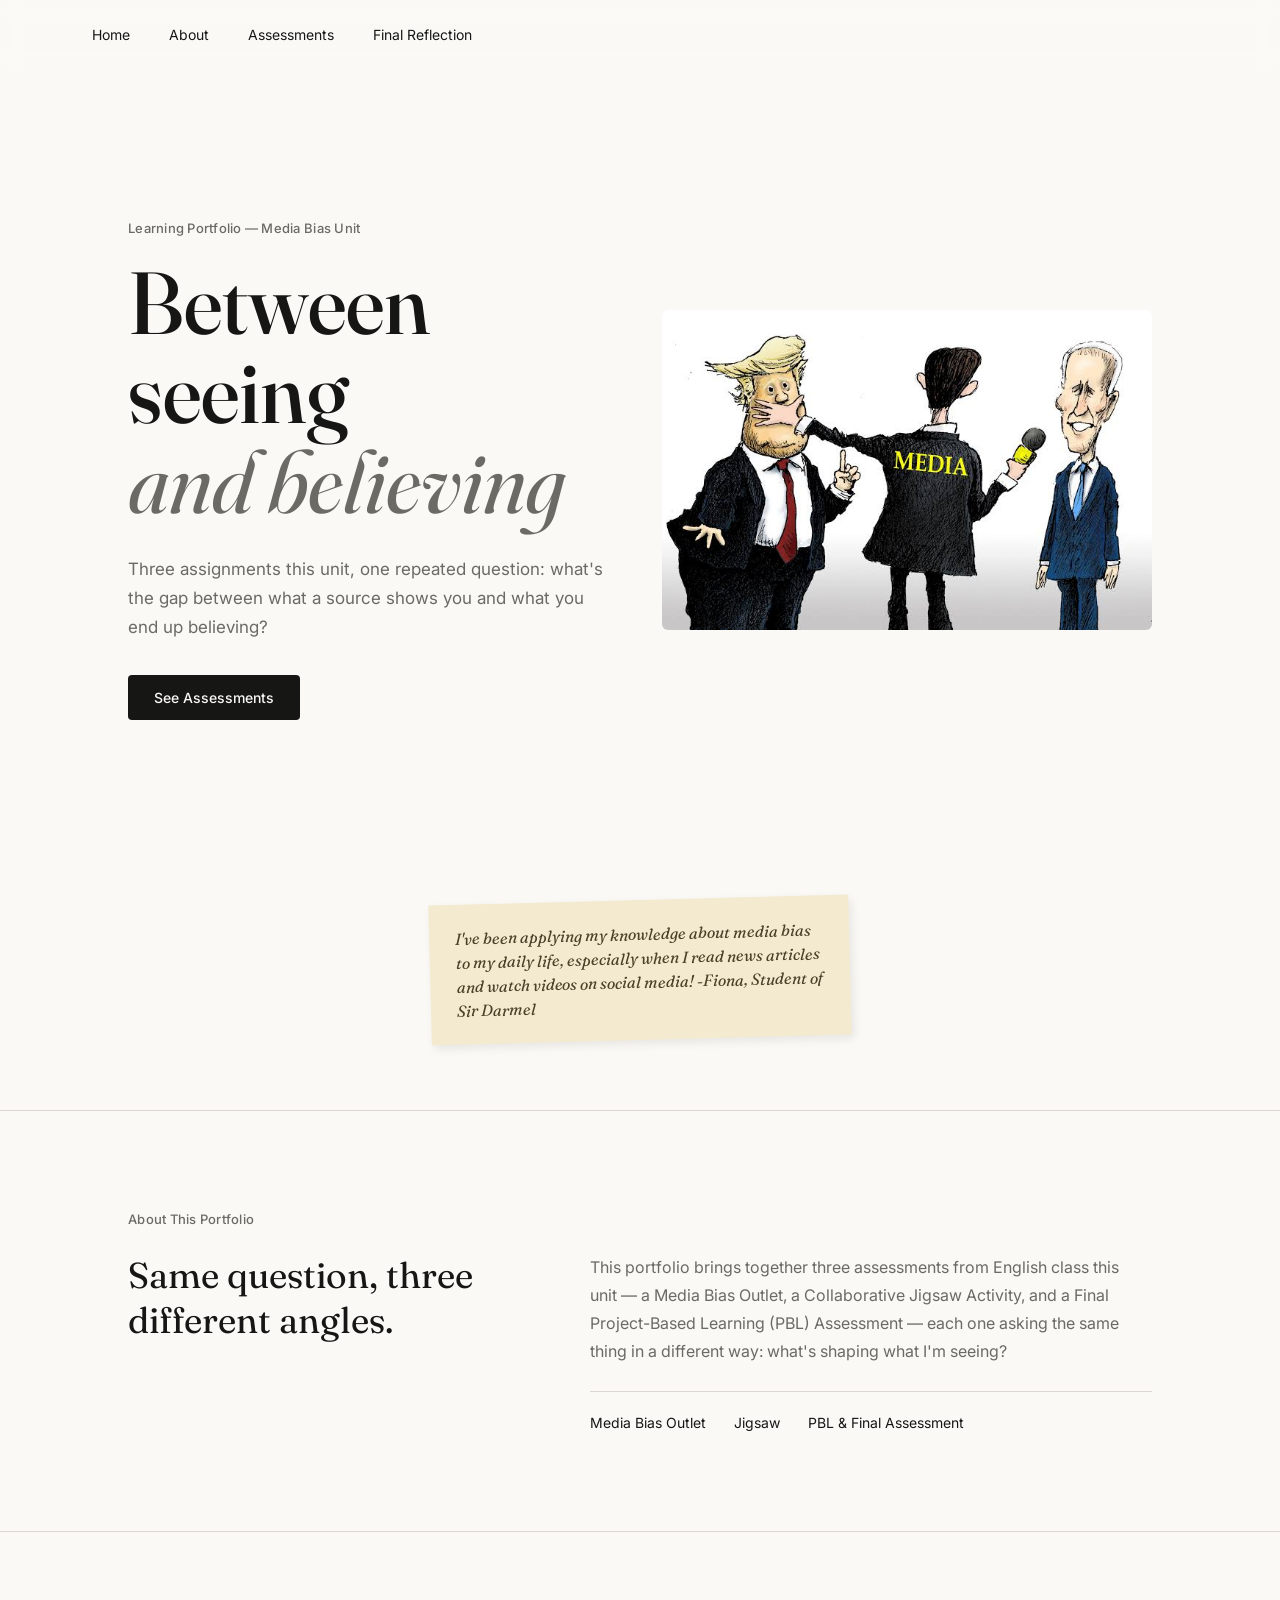
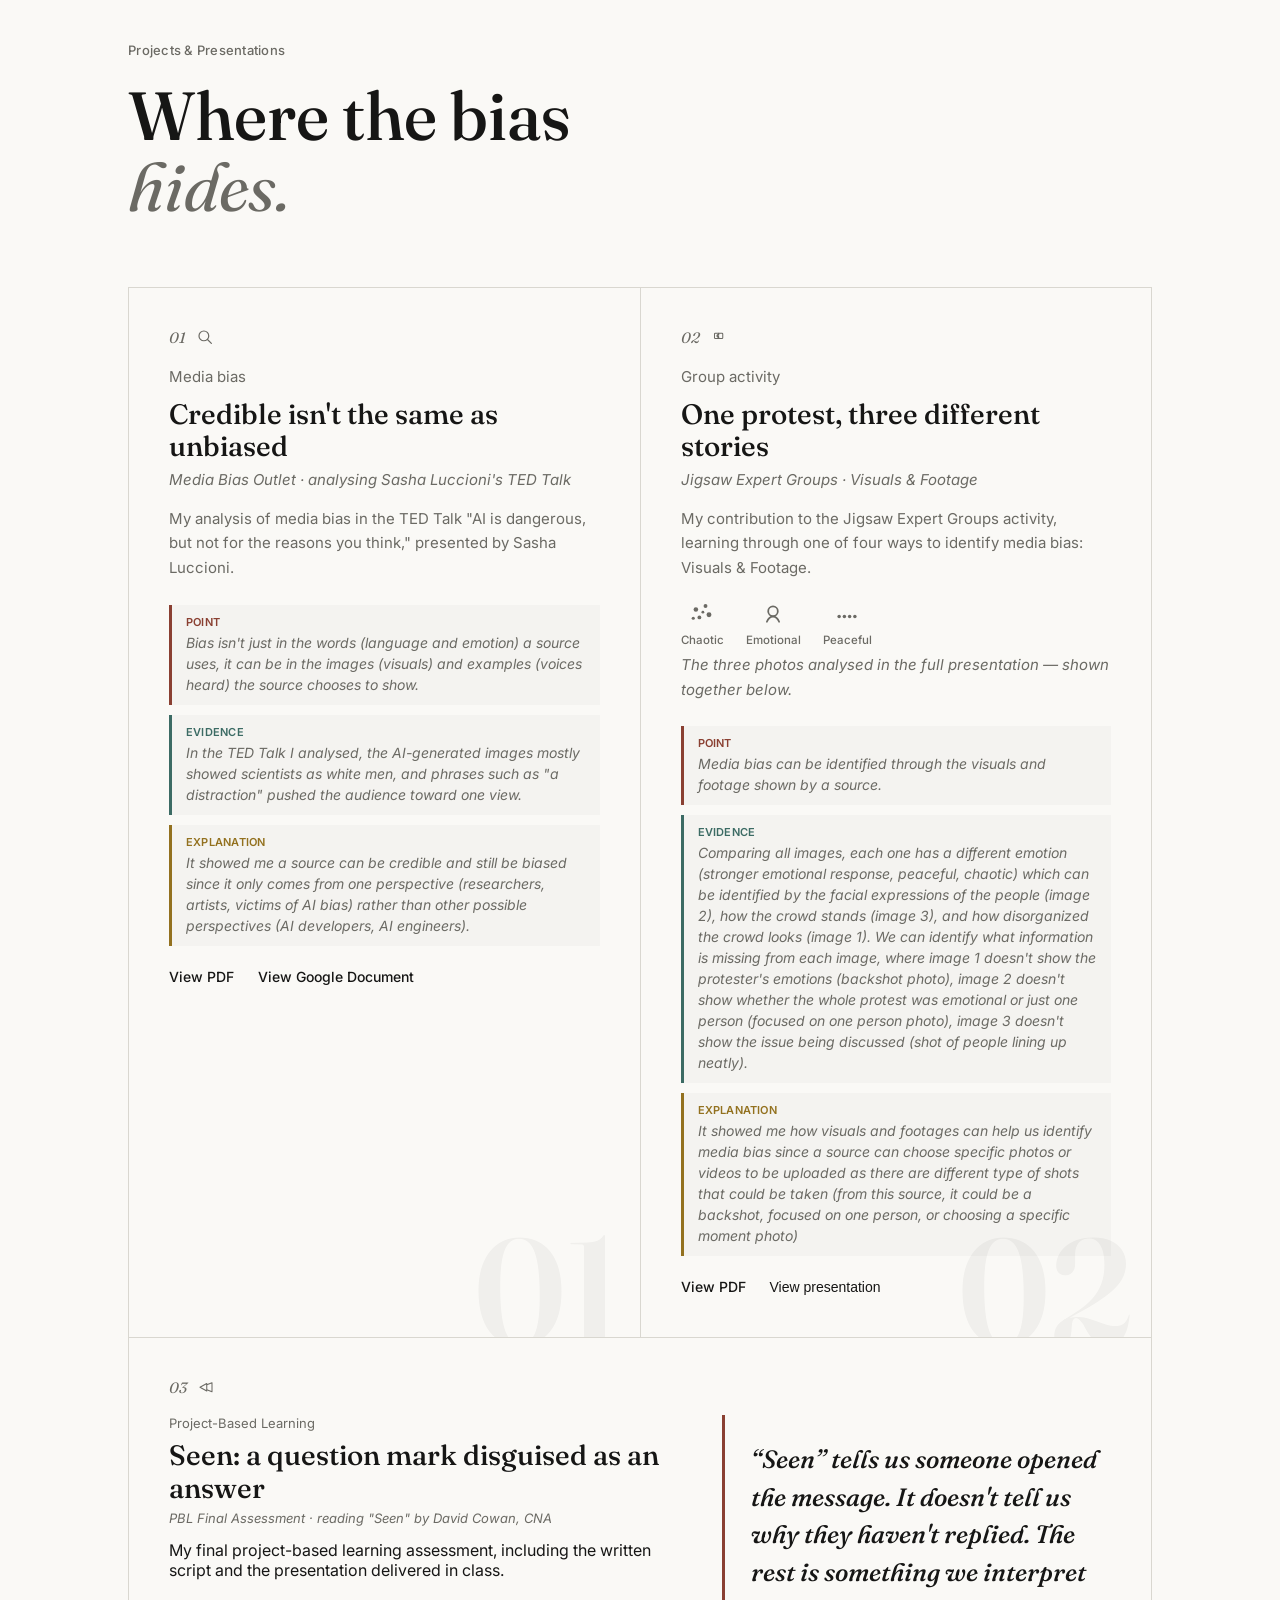
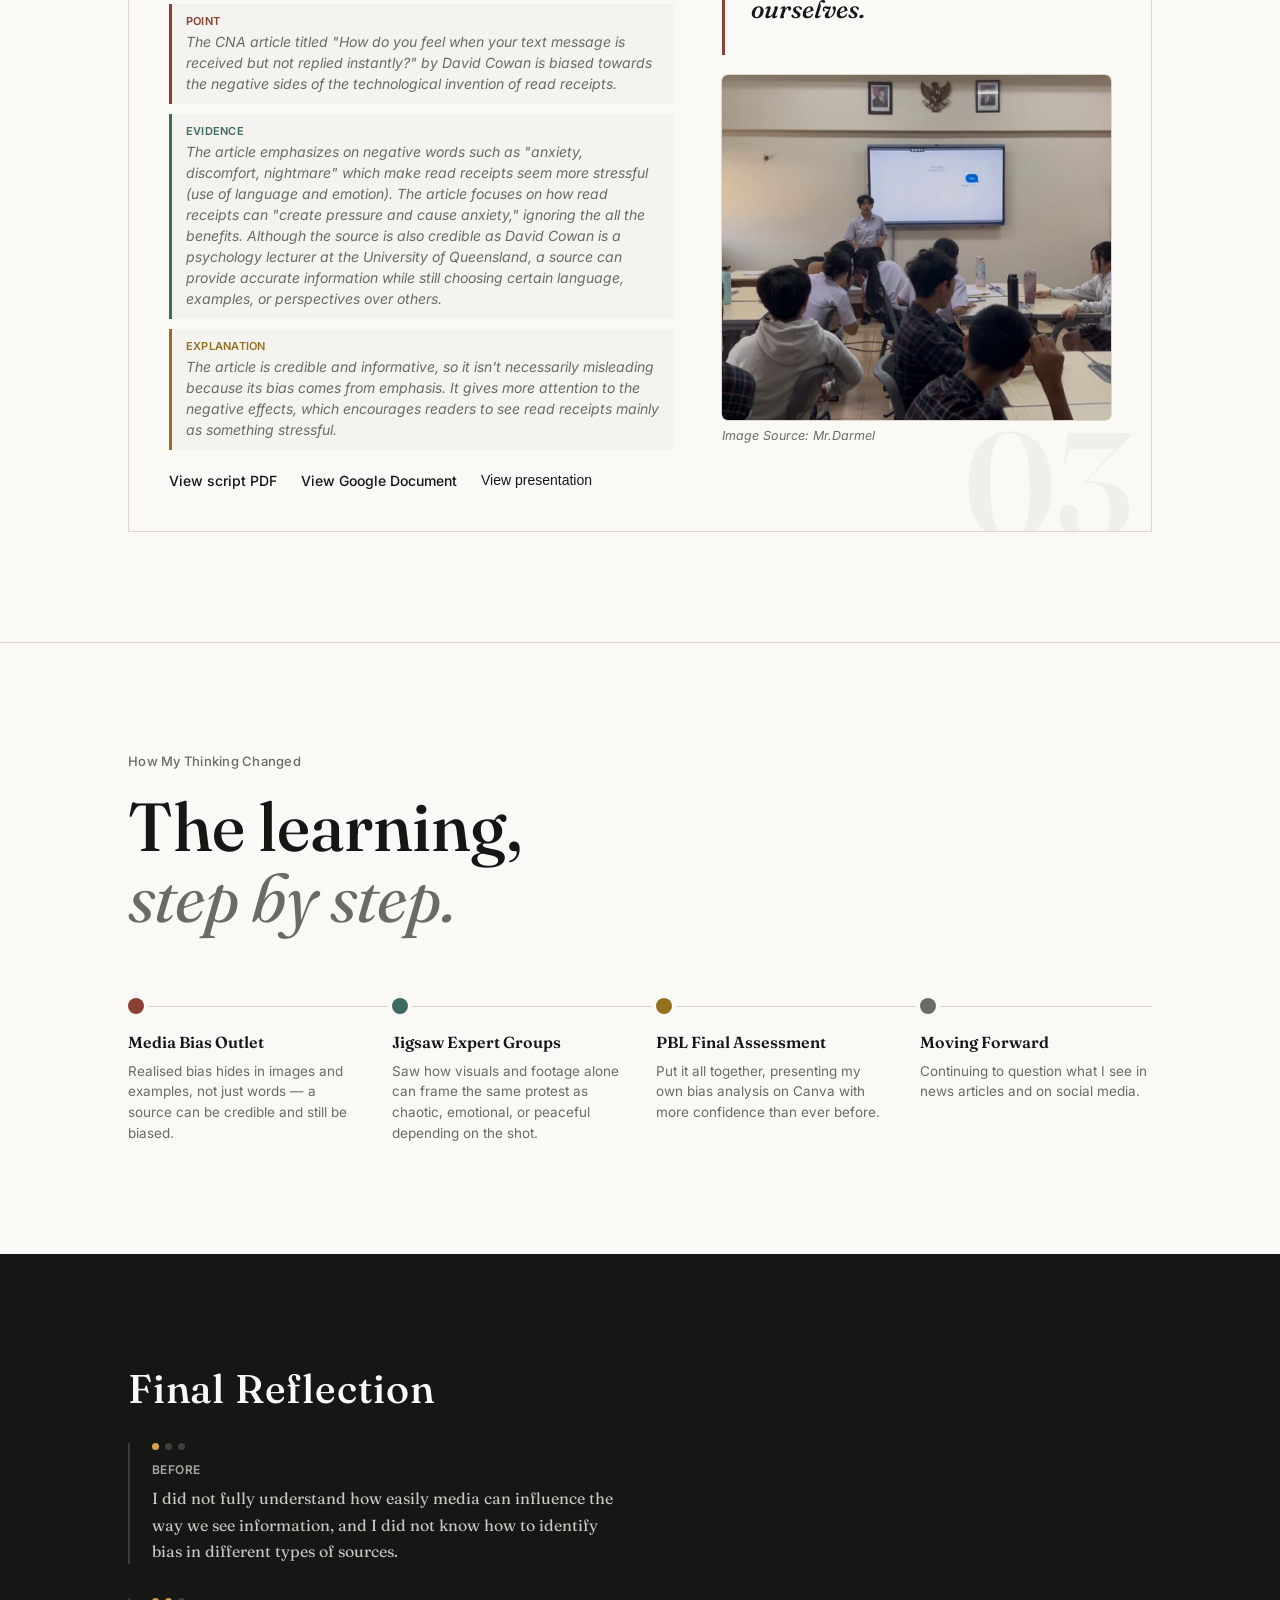
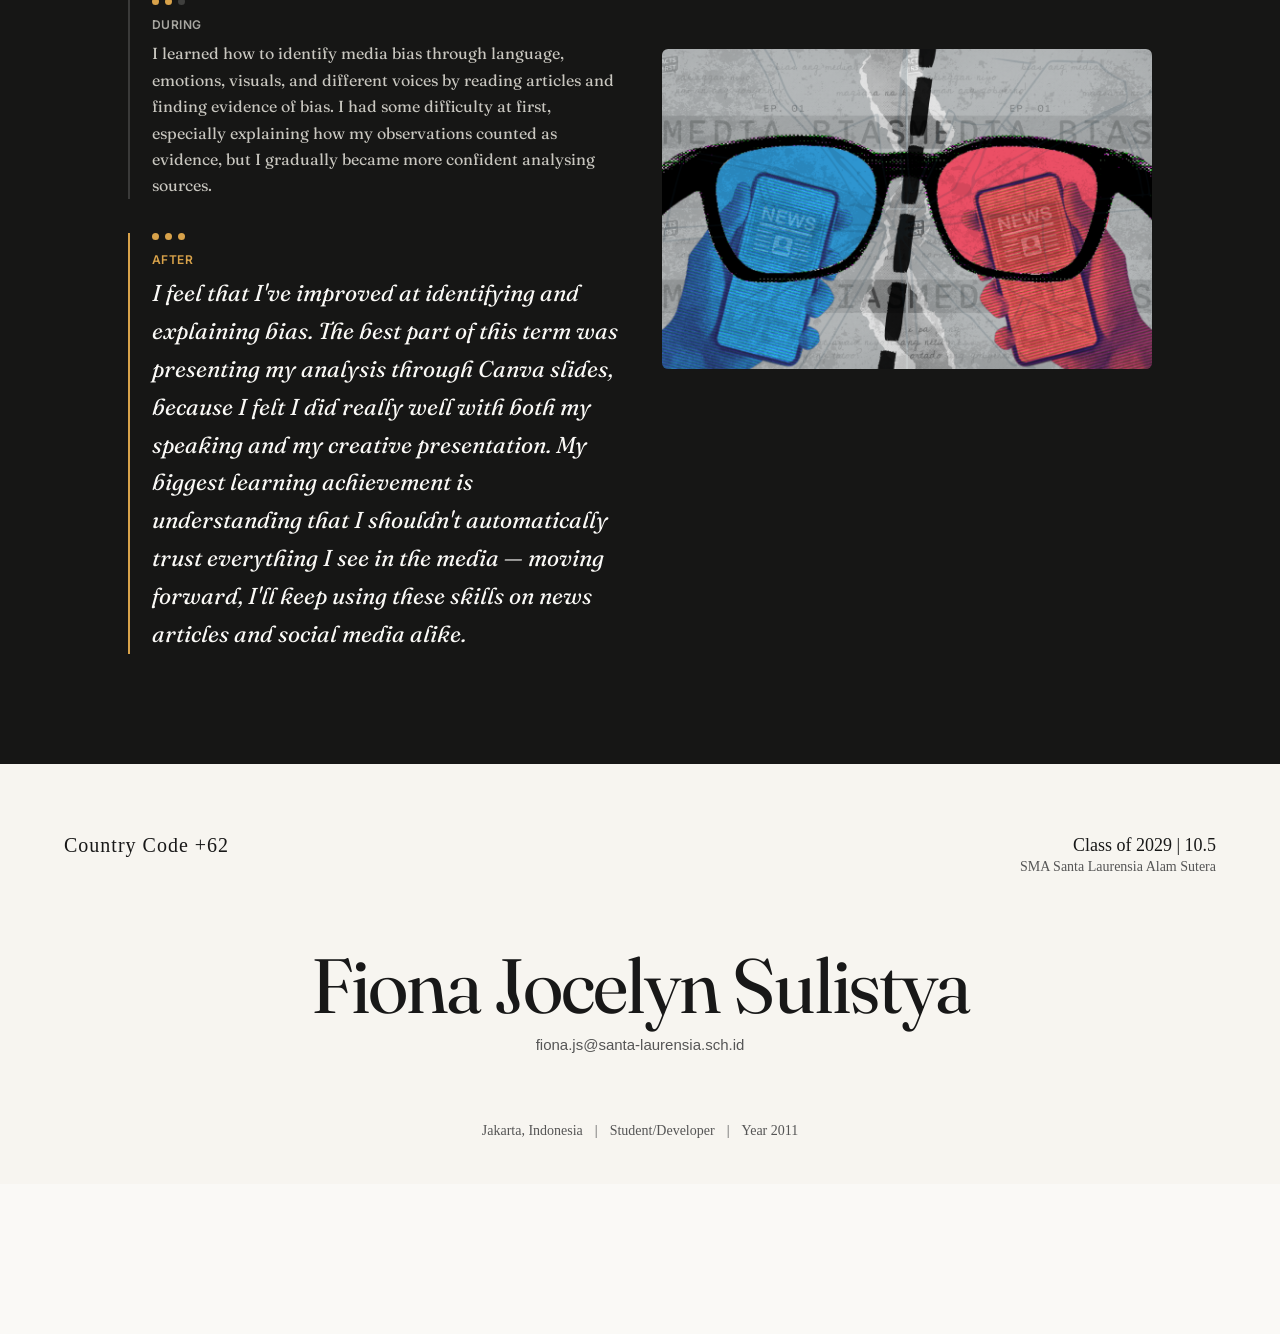
<file: index.html>
<!DOCTYPE html>
<html lang="en">

<head>
    <meta charset="UTF-8">
    <meta name="viewport" content="width=device-width, initial-scale=1.0">

    <title>Fiona Jocelyn Sulistya | English Portfolio</title>

    <link rel="preconnect" href="https://fonts.googleapis.com">
    <link rel="preconnect" href="https://fonts.gstatic.com" crossorigin>
    <link href="https://fonts.googleapis.com/css2?family=Fraunces:ital,wght@0,400;0,500;0,600;1,400;1,500&family=Inter:wght@400;500;600&display=swap" rel="stylesheet">

    <link rel="stylesheet" href="style.css">
</head>

<body>


    <nav>

        <button type="button" class="nav-toggle" id="navToggle" aria-expanded="false" aria-controls="navLinks" aria-label="Open menu">
            <span></span>
            <span></span>
        </button>

        <div class="nav-links" id="navLinks">
            <a href="#home">Home</a>
            <a href="#about">About</a>
            <a href="#work">Assessments</a>
            <a href="#reflection">Final Reflection</a>
        </div>

    </nav>


    <section id="home" class="hero">

        <div class="hero-text">

            <p class="kicker">Learning Portfolio — Media Bias Unit</p>

            <h1>
                Between seeing<br><span>and believing</span>
            </h1>

            <p class="intro">
                Three assignments this unit, one repeated question: what's the gap between
                what a source shows you and what you end up believing?
            </p>

            <a href="#work" class="button">See Assessments</a>

        </div>
        <img src="mediabias.jpg" alt="Describe what the image shows" class="hero-img">
    </section>


    <div class="sticky-note-wrap">
        <p class="sticky-note">
            I've been applying my knowledge about media bias to my daily life, especially when I read news articles and watch videos on social media!
            -Fiona, Student of Sir Darmel
        </p>
    </div>


    <section id="about" class="about-section">

        <p class="kicker">About This Portfolio</p>

        <div class="about-grid">

            <p class="about-lead">
                Same question, three different angles.
            </p>

            <div class="about-body">
                <p>
                    This portfolio brings together three assessments from English class this
                    unit — a Media Bias Outlet, a Collaborative Jigsaw Activity, and a Final
                    Project-Based Learning (PBL) Assessment — each one asking the same thing
                    in a different way: what's shaping what I'm seeing?
                </p>

                <ul class="focus-list">
                    <li>Media Bias Outlet</li>
                    <li>Jigsaw</li>
                    <li>PBL &amp; Final Assessment</li>
                </ul>
            </div>

        </div>

    </section>


    <section id="work" class="work-section">

        <p class="kicker">Projects &amp; Presentations</p>

        <h2>
            Where the bias<br><span>hides.</span>
        </h2>


        <div class="projects">


            <!-- ================================= -->
            <!-- WORK 1 — MEDIA BIAS OUTLET -->
            <!-- ================================= -->

            <article class="project-card" data-num="01" id="media-bias">

                <div class="project-meta">
                    <span class="project-number">01</span>
                    <svg class="project-icon" viewBox="0 0 24 24" fill="none" xmlns="http://www.w3.org/2000/svg" aria-hidden="true">
                        <circle cx="10.5" cy="10.5" r="6.5" stroke="currentColor" stroke-width="1.6"/>
                        <line x1="15.3" y1="15.3" x2="20.5" y2="20.5" stroke="currentColor" stroke-width="1.6" stroke-linecap="round"/>
                    </svg>
                </div>

                <div class="project-info">

                    <p class="project-type">Media bias</p>

                    <h3>Credible isn't the same as unbiased</h3>

                    <p class="project-subtitle">Media Bias Outlet &middot; analysing Sasha Luccioni's TED Talk</p>

                    <p>
                        My analysis of media bias in the TED Talk "AI is dangerous, but not for
                        the reasons you think," presented by Sasha Luccioni.
                    </p>

                    <div class="pee-strip">

                        <div class="pee pee--point">
                            <span class="pee-label">Point</span>
                            <p class="pee-fill">Bias isn't just in the words (language and emotion) a source uses, it can be in the images (visuals) and examples (voices heard) the source chooses to show.</p>
                        </div>

                        <div class="pee pee--evidence">
                            <span class="pee-label">Evidence</span>
                            <p class="pee-fill">In the TED Talk I analysed, the AI-generated images mostly showed scientists as white men, and phrases such as "a distraction" pushed the audience toward one view.</p>
                        </div>

                        <div class="pee pee--explanation">
                            <span class="pee-label">Explanation</span>
                            <p class="pee-fill">It showed me a source can be credible and still be biased since it only comes from one perspective (researchers, artists, victims of AI bias) rather than other possible perspectives (AI developers, AI engineers).</p>
                        </div>

                    </div>

                    <div class="project-actions">

                        <a
                            href="Fiona Jocelyn Sulistya - Week 2 Lesson 2_ Assessment 1.pdf"
                            target="_blank"
                            rel="noopener"
                            class="project-link"
                        >
                            View PDF
                        </a>

                        <a
                            href="https://docs.google.com/document/d/13PZX4nFHb0FRg0t7FGb3XiaEegRJH1SIRKytjPfxmO4/edit?usp=sharing"
                            target="_blank"
                            rel="noopener"
                            class="project-link"
                        >
                            View Google Document
                        </a>

                    </div>

                </div>

            </article>


            <!-- ================================= -->
            <!-- WORK 2 — JIGSAW EXPERT GROUPS -->
            <!-- ================================= -->

            <article class="project-card" data-num="02" id="jigsaw">

                <div class="project-meta">
                    <span class="project-number">02</span>
                    <svg class="project-icon" viewBox="0 0 24 24" fill="none" xmlns="http://www.w3.org/2000/svg" aria-hidden="true">
                        <path d="M7 7h4.5v1.6a1.5 1.5 0 1 0 0 2.8V14H7a1 1 0 0 1-1-1V8a1 1 0 0 1 1-1Z" stroke="currentColor" stroke-width="1.4" stroke-linejoin="round"/>
                        <path d="M11.5 7h4.5a1 1 0 0 1 1 1v5a1 1 0 0 1-1 1h-4.5v-1.6a1.5 1.5 0 1 1 0-2.8V7Z" stroke="currentColor" stroke-width="1.4" stroke-linejoin="round"/>
                    </svg>
                </div>

                <div class="project-info">

                    <p class="project-type">Group activity</p>

                    <h3>One protest, three different stories</h3>

                    <p class="project-subtitle">Jigsaw Expert Groups &middot; Visuals &amp; Footage</p>

                    <p>
                        My contribution to the Jigsaw Expert Groups activity, learning through
                        one of four ways to identify media bias: Visuals &amp; Footage.
                    </p>

                    <div class="framing-chips">

                        <div class="framing-chip">
                            <svg viewBox="0 0 32 32" fill="none" xmlns="http://www.w3.org/2000/svg" aria-hidden="true">
                                <circle cx="9" cy="12" r="2.6" fill="currentColor"/>
                                <circle cx="20" cy="8" r="2.2" fill="currentColor"/>
                                <circle cx="24" cy="18" r="2.8" fill="currentColor"/>
                                <circle cx="13" cy="21" r="2.2" fill="currentColor"/>
                                <circle cx="6" cy="22" r="1.8" fill="currentColor"/>
                                <circle cx="17" cy="15" r="1.6" fill="currentColor"/>
                            </svg>
                            <span>Chaotic</span>
                        </div>

                        <div class="framing-chip">
                            <svg viewBox="0 0 32 32" fill="none" xmlns="http://www.w3.org/2000/svg" aria-hidden="true">
                                <circle cx="16" cy="14" r="5.5" stroke="currentColor" stroke-width="2"/>
                                <path d="M9 26c1.5-4 4-6 7-6s5.5 2 7 6" stroke="currentColor" stroke-width="2" stroke-linecap="round"/>
                            </svg>
                            <span>Emotional</span>
                        </div>

                        <div class="framing-chip">
                            <svg viewBox="0 0 32 32" fill="none" xmlns="http://www.w3.org/2000/svg" aria-hidden="true">
                                <circle cx="7" cy="20" r="2" fill="currentColor"/>
                                <circle cx="13" cy="20" r="2" fill="currentColor"/>
                                <circle cx="19" cy="20" r="2" fill="currentColor"/>
                                <circle cx="25" cy="20" r="2" fill="currentColor"/>
                            </svg>
                            <span>Peaceful</span>
                        </div>

                    </div>

                    <p class="framing-note">The three photos analysed in the full presentation — shown together below.</p>

                    <div class="pee-strip">

                        <div class="pee pee--point">
                            <span class="pee-label">Point</span>
                            <p class="pee-fill">Media bias can be identified through the visuals and footage shown by a source.</p>
                        </div>

                        <div class="pee pee--evidence">
                            <span class="pee-label">Evidence</span>
                            <p class="pee-fill">Comparing all images, each one has a different emotion (stronger emotional response, peaceful, chaotic) which can be identified by the facial expressions of the people (image 2), how the crowd stands (image 3), and how disorganized the crowd looks (image 1). We can identify what information is missing from each image, where image 1 doesn't show the protester's emotions (backshot photo), image 2 doesn't show whether the whole protest was emotional or just one person (focused on one person photo), image 3 doesn't show the issue being discussed (shot of people lining up neatly).</p>
                        </div>

                        <div class="pee pee--explanation">
                            <span class="pee-label">Explanation</span>
                            <p class="pee-fill">It showed me how visuals and footages can help us identify media bias since a source can choose specific photos or videos to be uploaded as there are different type of shots that could be taken (from this source, it could be a backshot, focused on one person, or choosing a specific moment photo)</p>
                        </div>

                    </div>

                    <div class="project-actions">

                        <a
                            href="Jigsaw Expert Group 2.pdf"
                            target="_blank"
                            rel="noopener"
                            class="project-link"
                        >
                            View PDF
                        </a>

                        <button
                            type="button"
                            class="project-link project-link--button"
                            id="openJigsaw"
                        >
                            View presentation
                        </button>

                    </div>

                </div>

            </article>


            <!-- ================================= -->
            <!-- WORK 3 — PBL FINAL ASSESSMENT -->
            <!-- ================================= -->

            <article class="project-card featured" data-num="03" id="pbl">

                <div class="project-meta">
                    <span class="project-number">03</span>
                    <svg class="project-icon" viewBox="0 0 24 24" fill="none" xmlns="http://www.w3.org/2000/svg" aria-hidden="true">
                        <path d="M4 11 13 6v10L4 11Z" stroke="currentColor" stroke-width="1.4" stroke-linejoin="round"/>
                        <path d="M13 7.8 20 5v12l-7-2.8" stroke="currentColor" stroke-width="1.4" stroke-linejoin="round"/>
                    </svg>
                </div>

                <div class="project-info project-info--split">

                    <div class="project-main">

                        <p class="project-type">Project-Based Learning</p>

                        <h3>Seen: a question mark disguised as an answer</h3>

                        <p class="project-subtitle">PBL Final Assessment &middot; reading "Seen" by David Cowan, CNA</p>

                        <p>
                            My final project-based learning assessment, including the written
                            script and the presentation delivered in class.
                        </p>

                        <div class="pee-strip">

                            <div class="pee pee--point">
                                <span class="pee-label">Point</span>
                                <p class="pee-fill">The CNA article titled "How do you feel when your text message is received but not replied instantly?" by David Cowan is biased towards the negative sides of the technological invention of read receipts.</p>
                            </div>

                            <div class="pee pee--evidence">
                                <span class="pee-label">Evidence</span>
                                <p class="pee-fill">The article emphasizes on negative words such as "anxiety, discomfort, nightmare" which make read receipts seem more stressful (use of language and emotion). The article focuses on how read receipts can "create pressure and cause anxiety," ignoring the all the benefits. Although the source is also credible as David Cowan is a psychology lecturer at the University of Queensland, a source can provide accurate information while still choosing certain language, examples, or perspectives over others.</p>
                            </div>

                            <div class="pee pee--explanation">
                                <span class="pee-label">Explanation</span>
                                <p class="pee-fill">The article is credible and informative, so it isn't necessarily misleading because its bias comes from emphasis. It gives more attention to the negative effects, which encourages readers to see read receipts mainly as something stressful.</p>
                            </div>

                        </div>

                        <div class="project-actions">

                            <a
                                href="Fiona Jocelyn Sulistya - FINAL PBL.pdf"
                                target="_blank"
                                rel="noopener"
                                class="project-link"
                            >
                                View script PDF
                            </a>

                            <a
                                href="https://docs.google.com/document/d/1xolgzGKuYiRrrI6rGFayCF0En3gjGrKTnV74Jc0xo1g/edit?usp=sharing"
                                target="_blank"
                                rel="noopener"
                                class="project-link"
                            >
                                View Google Document
                            </a>

                            <button
                                type="button"
                                class="project-link project-link--button"
                                id="openPBL"
                            >
                                View presentation
                            </button>

                        </div>

                    </div>

                    <div class="project-side">

                        <blockquote class="project-quote">
                            &ldquo;Seen&rdquo; tells us someone opened the message.
                            It doesn't tell us why they haven't replied.
                            The rest is something we interpret ourselves.
                        </blockquote>

                        <figure class="feedback-image">
                            <img src="teacher-feedback.jpg" alt="Teacher feedback on the PBL Final Assessment">
                            <figcaption>Image Source: Mr.Darmel</figcaption>
                        </figure>

                    </div>

                </div>

            </article>


        </div>


    </section>


    <!-- ========================= -->
    <!-- LEARNING TIMELINE -->
    <!-- ========================= -->

    <section id="timeline" class="timeline-section">

        <p class="kicker">How My Thinking Changed</p>

        <h2>
            The learning,<br><span>step by step.</span>
        </h2>

        <div class="timeline">

            <div class="timeline-node" style="--node-color: var(--point);">
                <span class="timeline-dot"></span>
                <div class="timeline-content">
                    <a class="timeline-label" href="#media-bias">Media Bias Outlet</a>
                    <p class="timeline-note">Realised bias hides in images and examples, not just words — a source can be credible and still be biased.</p>
                </div>
            </div>

            <div class="timeline-node" style="--node-color: var(--evidence);">
                <span class="timeline-dot"></span>
                <div class="timeline-content">
                    <a class="timeline-label" href="#jigsaw">Jigsaw Expert Groups</a>
                    <p class="timeline-note">Saw how visuals and footage alone can frame the same protest as chaotic, emotional, or peaceful depending on the shot.</p>
                </div>
            </div>

            <div class="timeline-node" style="--node-color: var(--explanation);">
                <span class="timeline-dot"></span>
                <div class="timeline-content">
                    <a class="timeline-label" href="#pbl">PBL Final Assessment</a>
                    <p class="timeline-note">Put it all together, presenting my own bias analysis on Canva with more confidence than ever before.</p>
                </div>
            </div>

            <div class="timeline-node" style="--node-color: var(--ink-soft);">
                <span class="timeline-dot"></span>
                <div class="timeline-content">
                    <a class="timeline-label" href="#reflection">Moving Forward</a>
                    <p class="timeline-note">Continuing to question what I see in news articles and on social media.</p>
                </div>
            </div>

        </div>

    </section>


<section id="reflection" class="reflection">

    <div class="reflection-text">
        <p class="kicker kicker--light">Final Reflection</p>

        <div class="reflection-stages">

            <div class="reflection-stage">
                <div class="stage-progress">
                    <span class="stage-dot is-filled"></span>
                    <span class="stage-dot"></span>
                    <span class="stage-dot"></span>
                </div>
                <p class="stage-label">Before</p>
                <p class="stage-text">
                    I did not fully understand how easily media can influence the way we
                    see information, and I did not know how to identify bias in different
                    types of sources.
                </p>
            </div>

            <div class="reflection-stage">
                <div class="stage-progress">
                    <span class="stage-dot is-filled"></span>
                    <span class="stage-dot is-filled"></span>
                    <span class="stage-dot"></span>
                </div>
                <p class="stage-label">During</p>
                <p class="stage-text">
                    I learned how to identify media bias through language, emotions,
                    visuals, and different voices by reading articles and finding evidence
                    of bias. I had some difficulty at first, especially explaining how my
                    observations counted as evidence, but I gradually became more confident
                    analysing sources.
                </p>
            </div>

            <div class="reflection-stage reflection-stage--after">
                <div class="stage-progress">
                    <span class="stage-dot is-filled"></span>
                    <span class="stage-dot is-filled"></span>
                    <span class="stage-dot is-filled"></span>
                </div>
                <p class="stage-label">After</p>
                <p class="stage-text stage-text--after">
                    I feel that I've improved at identifying and explaining bias. The best
                    part of this term was presenting my analysis through Canva slides,
                    because I felt I did really well with both my speaking and my creative
                    presentation. My biggest learning achievement is understanding that I
                    shouldn't automatically trust everything I see in the media &mdash;
                    moving forward, I'll keep using these skills on news articles and social
                    media alike.
                </p>
            </div>

        </div>
    </div>

    <img src="biasnews1.png" alt="Describe what the image shows" class="reflection-img">
</section>


    <!-- ========================= -->
    <!-- FOOTER -->
    <!-- ========================= -->

<footer class="contact-footer">

    <div class="footer-top">
        <span class="footer-id">Country Code +62</span>

        <div class="footer-info">
            <strong>Class of 2029 | 10.5</strong>
            <span>SMA Santa Laurensia Alam Sutera</span>
        </div>
    </div>

    <div class="footer-main">
        <h2>Fiona Jocelyn Sulistya</h2>
        <p>fiona.js@santa-laurensia.sch.id</p>
    </div>

    <div class="footer-bottom">
        <span>Jakarta, Indonesia</span>
        <span>|</span>
        <span>Student/Developer</span>
        <span>|</span>
        <span>Year 2011</span>
    </div>

</footer>


    <!-- ============================================= -->
    <!-- PBL PRESENTATION MODAL -->
    <!-- ============================================= -->

    <div id="pblModal" class="modal" role="dialog" aria-modal="true" aria-labelledby="pblModalTitle">

        <div class="modal-content">

            <button type="button" class="close" id="closePBL" aria-label="Close presentation">
                &times;
            </button>

            <h2 id="pblModalTitle">PBL Final Assessment</h2>
            <p class="modal-sub">Presentation</p>

            <div class="canva-container">

                <div class="canva-embed">
                    <iframe
                        loading="lazy"
                        src="https://www.canva.com/design/DAHTKtQ2_2M/dr2MH6pSmsBSarpjyiK7Sg/view?embed"
                        allowfullscreen
                        allow="fullscreen"
                        title="PBL Final Assessment presentation">
                    </iframe>
                </div>

                <a
                    href="https://www.canva.com/design/DAHTKtQ2_2M/dr2MH6pSmsBSarpjyiK7Sg/view"
                    target="_blank"
                    rel="noopener"
                >
                    Open presentation in Canva
                </a>

            </div>

        </div>

    </div>


    <!-- ============================================= -->
    <!-- JIGSAW PRESENTATION MODAL -->
    <!-- ============================================= -->

    <div id="jigsawModal" class="modal" role="dialog" aria-modal="true" aria-labelledby="jigsawModalTitle">

        <div class="modal-content">

            <button type="button" class="close" id="closeJigsaw" aria-label="Close presentation">
                &times;
            </button>

            <h2 id="jigsawModalTitle">Jigsaw Expert Groups</h2>
            <p class="modal-sub">Presentation</p>

            <div class="canva-container">

                <div class="canva-embed">
                    <iframe
                        loading="lazy"
                        src="https://www.canva.com/design/DAHRMiL5tws/Og8-8HjYtqq9xuSLcMmiGA/view?embed"
                        allowfullscreen
                        allow="fullscreen"
                        title="Jigsaw Expert Groups presentation">
                    </iframe>
                </div>

                <a
                    href="https://www.canva.com/design/DAHRMiL5tws/Og8-8HjYtqq9xuSLcMmiGA/view"
                    target="_blank"
                    rel="noopener"
                >
                    Open Presentation in Canva
                </a>

            </div>

        </div>

    </div>

<div style="height: 150px; clear: both;"></div>

    <script src="script.js"></script>

</body>
</html>
</file>
<file: style.css>
* {
    margin: 0;
    padding: 0;
    box-sizing: border-box;
}

:root {
    --bg: #faf9f6;
    --bg-alt: #efeee9;
    --ink: #161615;
    --ink-soft: #6b6a64;
    --line: #d9d7d0;
    --invert-bg: #161615;
    --invert-ink: #faf9f6;

    --point: #8a4032;
    --evidence: #3c6b64;
    --explanation: #93711f;

    --font-display: "Fraunces", Georgia, serif;
    --font-body: "Inter", Arial, Helvetica, sans-serif;
}

html {
    scroll-behavior: smooth;
}

body {
    font-family: var(--font-body);
    background: var(--bg);
    color: var(--ink);
    -webkit-font-smoothing: antialiased;
}

a {
    color: inherit;
}

.kicker {
    font-family: var(--font-body);
    font-size: 13px;
    font-weight: 500;
    color: var(--ink-soft);
    letter-spacing: 0.02em;
}

.kicker--light {
    font-family: var(--font-display);
    color: var(--invert-ink);
    font-size: clamp(28px, 3.5vw, 40px);
    font-weight: 500;
    margin-bottom: 16px;
}


/* NAVIGATION */

nav {
    position: fixed;
    top: 0;
    left: 0;

    width: 100%;

    padding: 22px 7%;

    display: flex;
    justify-content: space-between;
    align-items: center;

    z-index: 1000;

    background: rgba(250, 249, 246, 0.85);
    backdrop-filter: blur(10px);
}

.logo {
    font-family: var(--font-display);
    font-size: 21px;
    font-weight: 600;
    text-decoration: none;
    color: var(--ink);
}

.nav-links {
    display: flex;
    gap: 35px;
}

.nav-links a {
    text-decoration: none;
    color: var(--ink);
    font-size: 14px;
    padding: 4px 2px;
}

.nav-links a:hover {
    color: var(--ink-soft);
}

.nav-toggle {
    display: none;

    width: 34px;
    height: 34px;

    border: none;
    background: none;
    cursor: pointer;

    flex-direction: column;
    justify-content: center;
    align-items: center;
    gap: 6px;
}

.nav-toggle span {
    display: block;
    width: 22px;
    height: 1.5px;
    background: var(--ink);
    transition: transform 0.25s ease;
}

.nav-toggle[aria-expanded="true"] span:first-child {
    transform: translateY(3.75px) rotate(45deg);
}

.nav-toggle[aria-expanded="true"] span:last-child {
    transform: translateY(-3.75px) rotate(-45deg);
}


/* HERO */

.hero {
    min-height: 100vh;

    display: flex;
    align-items: center;
    justify-content: space-between;
    gap: 40px;
    padding: 120px 10% 80px;
}

.hero-img {
    width: 490px;
    height: 320px;
    object-fit: cover;
    border-radius: 6px;
    flex-shrink: 0;
}

.hero-text {
    max-width: 620px;
}

.hero h1 {
    font-family: var(--font-display);
    font-weight: 500;
    font-size: clamp(48px, 7vw, 88px);
    line-height: 1.02;

    margin: 22px 0 28px;
}

.hero h1 span {
    font-style: italic;
    font-weight: 400;
    color: var(--ink-soft);
}

.intro {
    max-width: 480px;

    font-size: 17px;
    line-height: 1.7;
    color: var(--ink-soft);

    margin-bottom: 34px;
}

.button {
    display: inline-block;

    padding: 14px 26px;

    background: var(--ink);
    color: var(--bg);

    text-decoration: none;
    font-size: 14px;
    font-weight: 500;

    border-radius: 4px;

    transition: opacity 0.25s ease;
}

.button:hover {
    opacity: 0.8;
}


/* PERSONAL STICKY NOTE */

.sticky-note-wrap {
    display: flex;
    justify-content: center;

    padding: 0 10% 70px;
}

.sticky-note {
    max-width: 420px;

    padding: 22px 26px;

    background: #f3ead0;
    color: #4a4128;

    font-family: var(--font-display);
    font-style: italic;
    font-size: 16px;
    line-height: 1.5;

    box-shadow: 3px 4px 10px rgba(0, 0, 0, 0.08);
    transform: rotate(-1.5deg);
}


/* ABOUT */

.about-section {
    padding: 100px 10%;
    border-top: 1px solid var(--line);
}

.about-grid {
    display: grid;
    grid-template-columns: 1fr 1.4fr;
    gap: 60px;

    margin-top: 26px;
}

.about-lead {
    font-family: var(--font-display);
    font-size: clamp(26px, 3vw, 36px);
    line-height: 1.25;
}

.about-body p {
    max-width: 540px;
    font-size: 16px;
    line-height: 1.75;
    color: var(--ink-soft);
}

.focus-list {
    display: flex;
    flex-wrap: wrap;
    gap: 12px 28px;

    list-style: none;

    margin-top: 26px;
    padding-top: 22px;

    border-top: 1px solid var(--line);
}

.focus-list li {
    font-size: 14px;
    color: var(--ink);
}


/* WORK */

.work-section {
    padding: 110px 10%;
    border-top: 1px solid var(--line);
}

h2 {
    font-family: var(--font-display);
    font-weight: 500;
    font-size: clamp(38px, 5.5vw, 68px);
    line-height: 1.05;

    margin: 22px 0 64px;
}

h2 span {
    font-style: italic;
    font-weight: 400;
    color: var(--ink-soft);
}

.projects {
    display: grid;
    grid-template-columns: repeat(2, 1fr);

    gap: 1px;
    background: var(--line);

    border: 1px solid var(--line);
}

.project-card {
    position: relative;
    overflow: hidden;

    padding: 40px;

    background: var(--bg);

    display: flex;
    flex-direction: column;

    transition: background 0.3s ease;
}

.project-card:hover {
    background: var(--bg-alt);
}

/* Large faint watermark numeral — a light structural cue, not decoration for its own sake */

.project-card::after {
    content: attr(data-num);

    position: absolute;
    right: 18px;
    bottom: -28px;

    font-family: var(--font-display);
    font-size: 150px;
    font-weight: 600;
    line-height: 1;

    color: rgba(22, 22, 21, 0.045);

    pointer-events: none;
}

.project-meta {
    display: flex;
    align-items: center;
    gap: 10px;

    margin-bottom: 18px;
}

.project-number {
    font-family: var(--font-display);
    font-style: italic;
    font-size: 15px;
    color: var(--ink-soft);
}

.project-icon {
    width: 18px;
    height: 18px;
    color: var(--ink-soft);
}

.project-info {
    max-width: 460px;
    position: relative;
    z-index: 1;
}

.project-type {
    font-size: 13px;
    color: var(--ink-soft);
    margin-bottom: 8px;
}

.project-info h3 {
    font-family: var(--font-display);
    font-weight: 500;
    font-size: 28px;
    line-height: 1.15;

    margin-bottom: 6px;
}

.project-subtitle {
    font-size: 13px;
    color: var(--ink-soft);
    font-style: italic;

    margin-bottom: 14px;
}

.project-info > p {
    line-height: 1.65;
    color: var(--ink-soft);
    font-size: 15px;
}


/* JIGSAW FRAMING CHIPS — original icons standing in for the three photos, */
/* which live in the Canva embed itself rather than as copied stock images */

.framing-chips {
    display: flex;
    gap: 22px;

    margin: 18px 0 6px;
}

.framing-chip {
    display: flex;
    flex-direction: column;
    align-items: center;
    gap: 6px;

    color: var(--ink-soft);
}

.framing-chip svg {
    width: 28px;
    height: 28px;
}

.framing-chip span {
    font-size: 11.5px;
    font-weight: 500;
}

.framing-note {
    font-size: 12.5px;
    color: var(--ink-soft);
    font-style: italic;
}


/* TEACHER FEEDBACK IMAGE */

.feedback-image {
    margin-top: 20px;
}

.feedback-image img {
    display: block;
    width: 100%;
    max-width: 420px;

    border-radius: 6px;
    box-shadow: 0 0 0 1px var(--line);
}

.feedback-image figcaption {
    margin-top: 8px;

    font-size: 12.5px;
    color: var(--ink-soft);
    font-style: italic;
}


/* PEE REFLECTION TAGS — the only spots of color on the page */

.pee-strip {
    display: grid;
    gap: 10px;

    margin-top: 24px;
}

.pee {
    padding: 10px 14px;
    border-left: 3px solid;
    background: rgba(0, 0, 0, 0.025);
}

.pee--point { border-color: var(--point); }
.pee--evidence { border-color: var(--evidence); }
.pee--explanation { border-color: var(--explanation); }

.pee-label {
    display: block;

    font-weight: 600;
    font-size: 11px;
    letter-spacing: 0.02em;
    text-transform: uppercase;

    margin-bottom: 3px;
}

.pee--point .pee-label { color: var(--point); }
.pee--evidence .pee-label { color: var(--evidence); }
.pee--explanation .pee-label { color: var(--explanation); }

.pee-fill {
    font-size: 14px;
    line-height: 1.5;
    font-style: italic;
    color: var(--ink-soft);
}


/* PROJECT LINKS */

.project-actions {
    display: flex;
    flex-wrap: wrap;
    gap: 10px 24px;
}

.project-link {
    display: inline-block;

    margin-top: 22px;

    border: none;
    background: none;

    font-size: 14px;
    font-weight: 500;

    color: var(--ink);
    text-decoration: none;

    cursor: pointer;

    position: relative;
    padding-bottom: 2px;
}

.project-link::after {
    content: "";

    position: absolute;
    left: 0;
    bottom: 0;

    width: 100%;
    height: 1px;

    background: var(--ink);

    transform: scaleX(0);
    transform-origin: left;
    transition: transform 0.25s ease;
}

.project-link:hover::after,
.project-link:focus-visible::after {
    transform: scaleX(1);
}

.featured {
    grid-column: span 2;
}


/* FEATURED CARD — a distinct two-column layout so it reads as the standout piece,     */
/* not just a wider version of the same card                                           */

.project-info--split {
    max-width: none;

    display: grid;
    grid-template-columns: 1.3fr 1fr;
    gap: 48px;
    align-items: start;
}

.project-quote {
    font-family: var(--font-display);
    font-style: italic;
    font-weight: 500;
    font-size: clamp(20px, 2vw, 25px);
    line-height: 1.5;

    padding: 26px 0 26px 26px;
    border-left: 3px solid var(--point);

    color: var(--ink);
}


/* FOCUS STATES */

a:focus-visible,
button:focus-visible {
    outline: 2px solid var(--ink);
    outline-offset: 3px;
}


/* LEARNING TIMELINE */

.timeline-section {
    padding: 110px 10%;
    border-top: 1px solid var(--line);
}

.timeline {
    position: relative;

    display: grid;
    grid-template-columns: repeat(4, 1fr);
    gap: 32px;

    margin-top: 20px;
}

.timeline::before {
    content: "";

    position: absolute;
    top: 8px;
    left: 0;
    right: 0;

    height: 1px;
    background: var(--line);

    z-index: 0;
}

.timeline-node {
    position: relative;
    z-index: 1;

    display: flex;
    flex-direction: column;
}

.timeline-dot {
    width: 16px;
    height: 16px;
    border-radius: 50%;

    background: var(--node-color);
    box-shadow: 0 0 0 4px var(--bg);

    margin-bottom: 18px;
}

.timeline-label {
    display: inline-block;

    font-family: var(--font-display);
    font-weight: 600;
    font-size: 16px;

    text-decoration: none;
    color: var(--ink);

    margin-bottom: 8px;

    border-bottom: 1px solid transparent;
}

.timeline-label:hover,
.timeline-label:focus-visible {
    border-bottom-color: var(--ink);
}

.timeline-note {
    font-size: 13.5px;
    line-height: 1.55;
    color: var(--ink-soft);
}


/* REFLECTION */

.reflection {
    padding: 110px 10%;
    background: var(--invert-bg);
    color: var(--invert-ink);

    display: flex;
    align-items: center;
    justify-content: space-between;
    gap: 40px;
}

.reflection-text {
    flex: 1;
}

.reflection-img {
    width: 490px;
    height: 320px;
    object-fit: cover;
    border-radius: 6px;
    flex-shrink: 0;
}

.reflection-box {
    max-width: 680px;
    margin-top: 26px;
}

.reflection-fill {
    font-family: var(--font-display);
    font-style: italic;
    font-weight: 400;
    font-size: clamp(19px, 2.4vw, 25px);
    line-height: 1.55;
    color: #a8a7a1;
    text-align: justify;
}


/* BEFORE / DURING / AFTER PROGRESSION */

.reflection-stages {
    display: flex;
    flex-direction: column;
    gap: 34px;

    max-width: 620px;
    margin-top: 30px;
}

.reflection-stage {
    padding-left: 22px;
    border-left: 2px solid rgba(250, 249, 246, 0.16);
}

.stage-progress {
    display: flex;
    gap: 6px;

    margin-bottom: 12px;
}

.stage-dot {
    width: 7px;
    height: 7px;
    border-radius: 50%;

    background: rgba(250, 249, 246, 0.18);
}

.stage-dot.is-filled {
    background: #d8a24a;
}

.stage-label {
    font-family: var(--font-body);
    font-weight: 600;
    font-size: 12px;
    letter-spacing: 0.04em;
    text-transform: uppercase;
    color: #a8a7a1;

    margin-bottom: 8px;
}

.stage-text {
    font-family: var(--font-display);
    font-size: 16px;
    line-height: 1.65;
    color: #c9c7c0;
}

/* The "after" stage carries the most weight — it's the payoff of the arc */

.reflection-stage--after {
    border-left-color: #d8a24a;
}

.reflection-stage--after .stage-label {
    color: #d8a24a;
}

.stage-text--after {
    font-size: clamp(19px, 2vw, 23px);
    font-style: italic;
    color: var(--invert-ink);
}


.contact-footer {
    width: 100%;
    min-height: 420px;
    padding: 70px 5% 45px;

    display: flex;
    flex-direction: column;
    justify-content: space-between;

    background: #f7f5f0;
    color: #181818;

    font-family: Georgia, "Times New Roman", serif;
}

/* TOP */

.footer-top {
    display: flex;
    justify-content: space-between;
    align-items: flex-start;
}

.footer-id {
    font-size: 20px;
    letter-spacing: 1px;
}

.footer-info {
    display: flex;
    flex-direction: column;
    text-align: right;
    line-height: 1.3;
}

.footer-info strong {
    font-size: 18px;
    font-weight: 500;
}

.footer-info span {
    font-size: 14px;
    color: #555;
}


/* CENTER */

.footer-main {
    text-align: center;
}

.footer-main h2 {
    margin: 0;
    font-size: clamp(40px, 6vw, 80px);
    font-weight: 400;
    letter-spacing: -2px;
}

.footer-main p {
    margin: 10px 0 0;
    font-family: Arial, Helvetica, sans-serif;
    font-size: 15px;
    color: #555;
}


/* BOTTOM */

.footer-bottom {
    display: flex;
    justify-content: center;
    align-items: center;
    gap: 12px;

    font-size: 14px;
    color: #555;
}

.footer-bottom a {
    color: #181818;
    text-decoration: none;
    font-weight: bold;
}

.footer-bottom a:hover {
    text-decoration: underline;
}


/* MOBILE */

@media (max-width: 600px) {
    .contact-footer {
        min-height: 350px;
        padding: 50px 25px 35px;
    }

    .footer-top {
        gap: 20px;
    }

    .footer-info {
        text-align: right;
    }

    .footer-info strong {
        font-size: 15px;
    }

    .footer-info span {
        font-size: 11px;
    }

    .footer-main h2 {
        font-size: 38px;
        letter-spacing: -1px;
    }

    .footer-bottom {
        flex-wrap: wrap;
        font-size: 12px;
    }
}


/* MODAL */

.modal {
    display: none;

    position: fixed;
    inset: 0;

    z-index: 2000;

    background: rgba(22, 22, 21, 0.85);

    padding: 40px;
}

.modal.is-open {
    display: flex;
}

.modal-content {
    background: var(--bg);

    width: 100%;
    height: 100%;

    max-width: 1100px;

    margin: auto;

    padding: 34px;

    border-radius: 8px;

    position: relative;

    overflow: auto;
}

.modal-content h2 {
    font-family: var(--font-display);
    font-size: 28px;
    margin: 0 0 4px;
}

.modal-sub {
    color: var(--ink-soft);
    font-size: 14px;
}

.close {
    position: absolute;

    top: 18px;
    right: 22px;

    width: 40px;
    height: 40px;

    border: none;
    background: none;

    font-size: 28px;
    line-height: 1;
    color: var(--ink);

    cursor: pointer;

    border-radius: 4px;
}

.close:hover {
    background: var(--bg-alt);
}

.canva-container {
    margin-top: 26px;

    width: 100%;
}

.canva-embed {
    position: relative;
    width: 100%;
    height: 0;
    padding-top: 56.25%;

    box-shadow: 0 0 0 1px var(--line);
    border-radius: 6px;
    overflow: hidden;
}

.canva-embed iframe {
    position: absolute;
    inset: 0;

    width: 100%;
    height: 100%;

    border: none;
}

.canva-container > a {
    display: inline-block;
    margin-top: 16px;

    font-size: 14px;
    color: var(--ink-soft);
    text-decoration: underline;
}


/* MOBILE */

@media (max-width: 860px) {

    .about-grid {
        grid-template-columns: 1fr;
        gap: 24px;
    }

    .project-info--split {
        grid-template-columns: 1fr;
    }

    .project-quote {
        border-left: none;
        border-top: 3px solid var(--point);
        padding: 20px 0 0;
    }
}

@media (max-width: 700px) {

    .nav-toggle {
        display: flex;
    }

    .nav-links {
        position: fixed;
        top: 64px;
        left: 0;
        right: 0;

        flex-direction: column;
        gap: 0;

        background: var(--bg);
        border-bottom: 1px solid var(--line);

        max-height: 0;
        overflow: hidden;

        transition: max-height 0.3s ease;
    }

    .nav-links.is-open {
        max-height: 260px;
    }

    .nav-links a {
        padding: 16px 7%;
        border-top: 1px solid var(--line);
        font-size: 15px;
    }

    .hero {
        flex-direction: column-reverse;
        padding: 110px 7% 60px;
    }

    .sticky-note-wrap {
        padding: 0 7% 50px;
    }

    .sticky-note {
        max-width: none;
        width: 100%;
        transform: rotate(-1deg);
    }

    .hero-img {
        width: 100%;
        height: 220px;
    }

    .hero-text {
        max-width: none;
    }

    .about-section,
    .work-section,
    .reflection {
        padding: 80px 7%;
    }

    .reflection {
        flex-direction: column;
        align-items: flex-start;
    }

    .reflection-img {
        width: 100%;
        height: 200px;
    }

    .projects {
        grid-template-columns: 1fr;
    }

    .featured {
        grid-column: span 1;
    }

    .project-info h3 {
        font-size: 24px;
    }

    .timeline-section {
        padding: 80px 7%;
    }

    .timeline {
        grid-template-columns: 1fr;
        gap: 30px;
    }

    .timeline::before {
        top: 0;
        bottom: 0;
        left: 8px;
        right: auto;

        width: 1px;
        height: auto;
    }

    .timeline-node {
        flex-direction: row;
        gap: 16px;
    }

    .timeline-dot {
        flex-shrink: 0;
        margin-bottom: 0;
        margin-top: 4px;
    }

    .project-card::after {
        font-size: 100px;
    }

    footer {
        flex-direction: column;
        gap: 10px;
        text-align: center;
    }

    .modal {
        padding: 14px;
    }

    .modal-content {
        padding: 22px;
        border-radius: 10px;
    }
}
</file>
